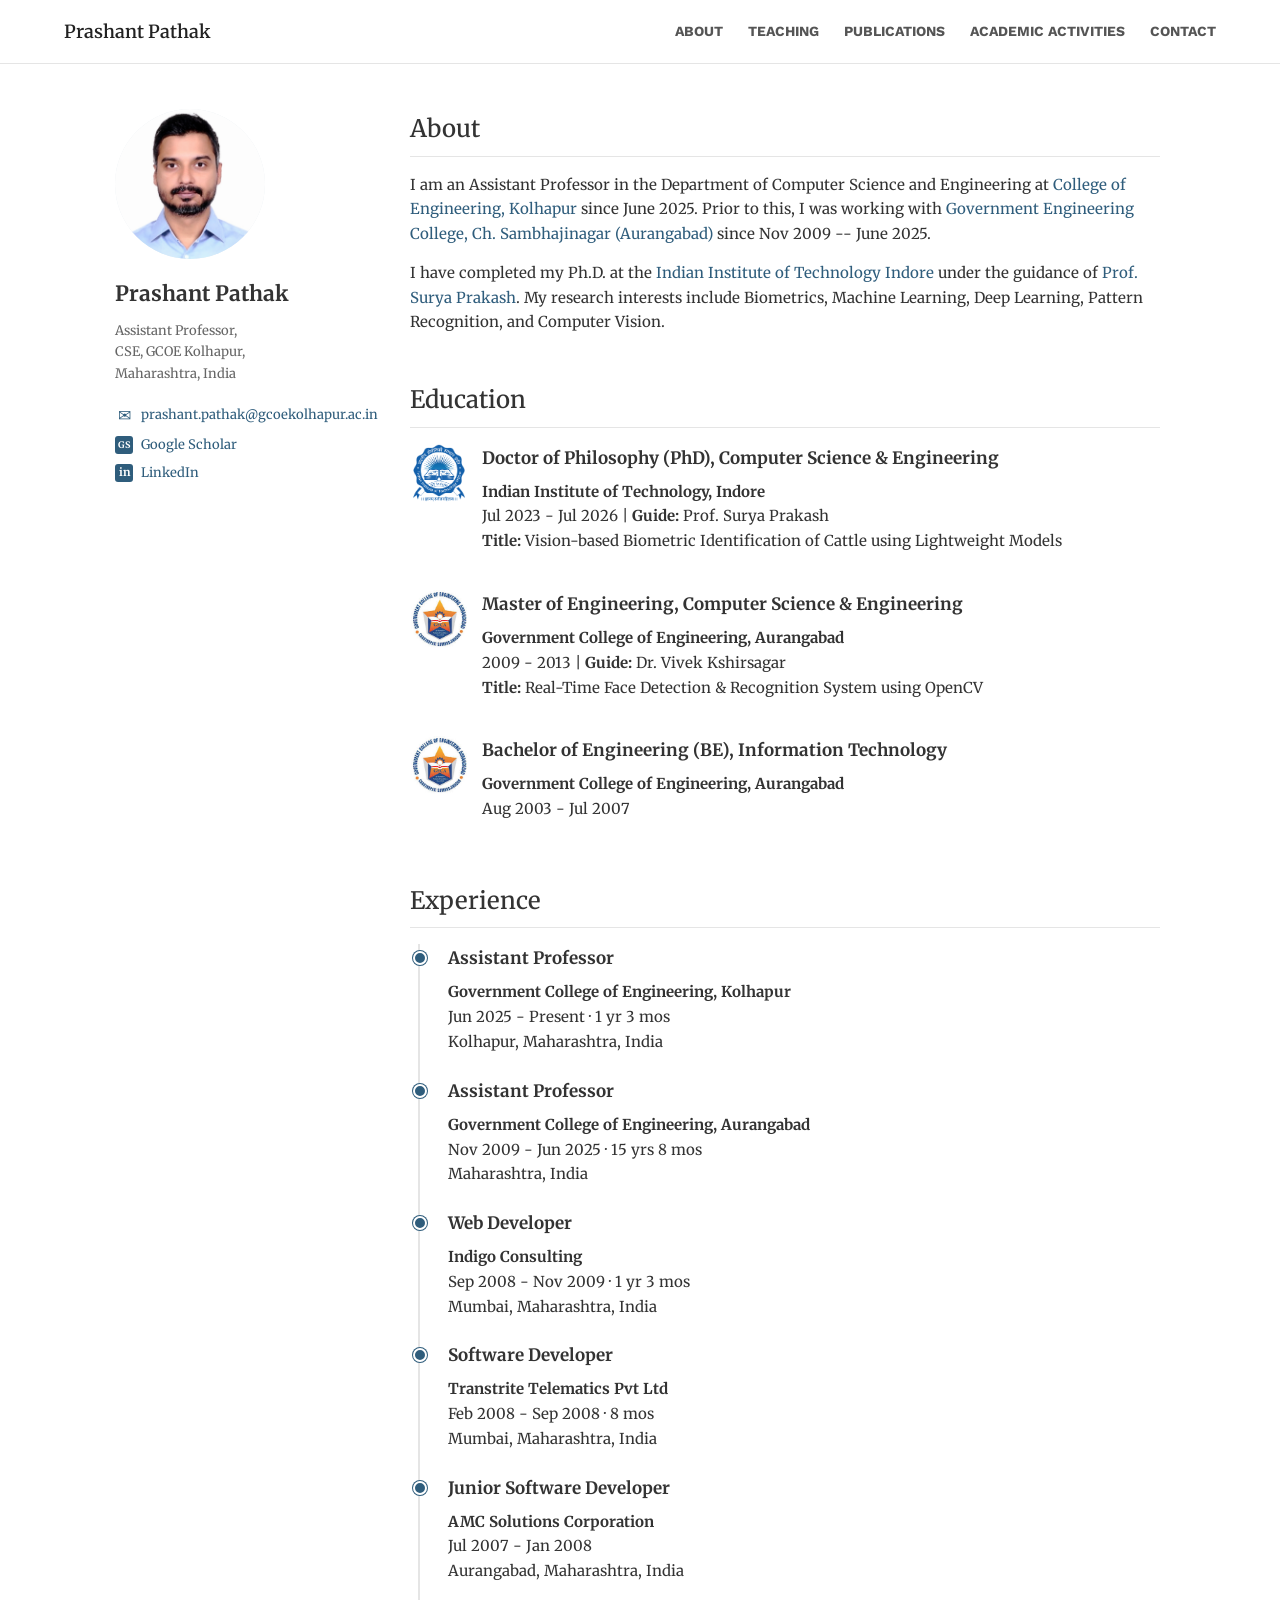
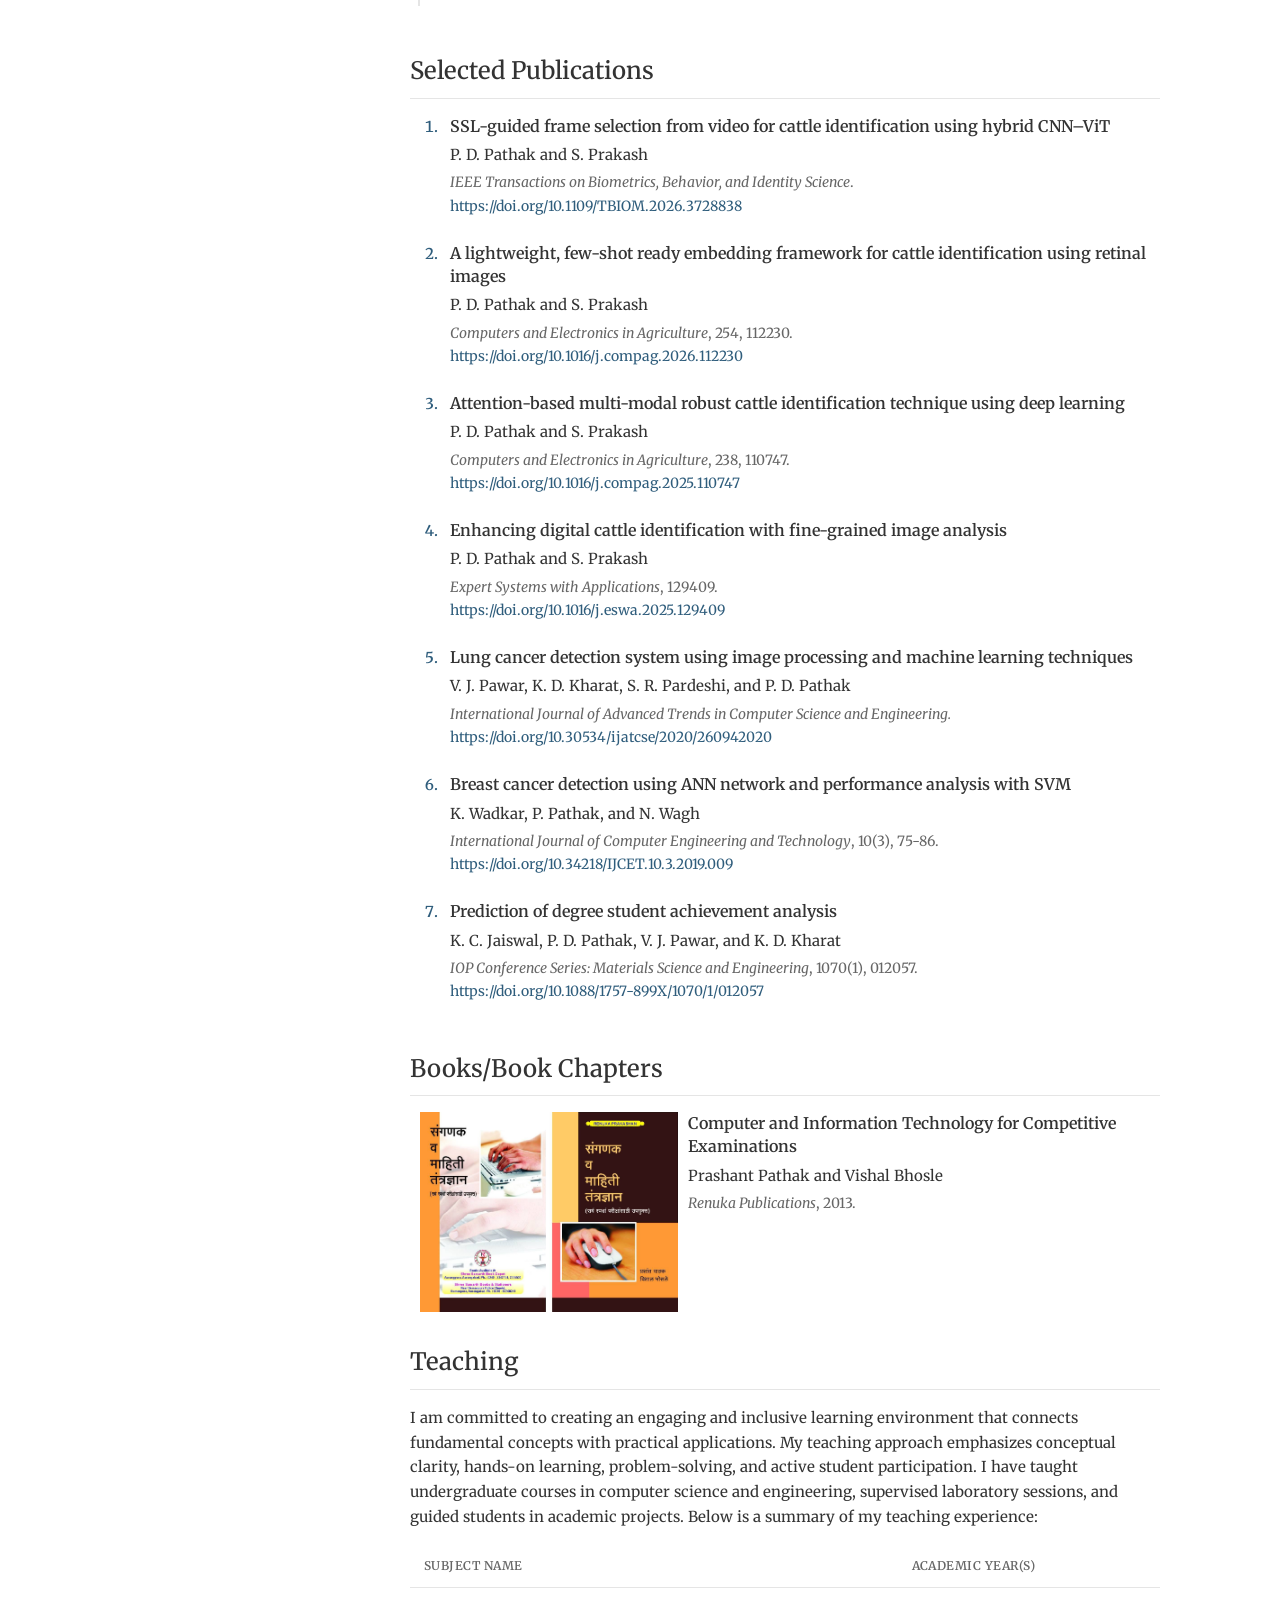
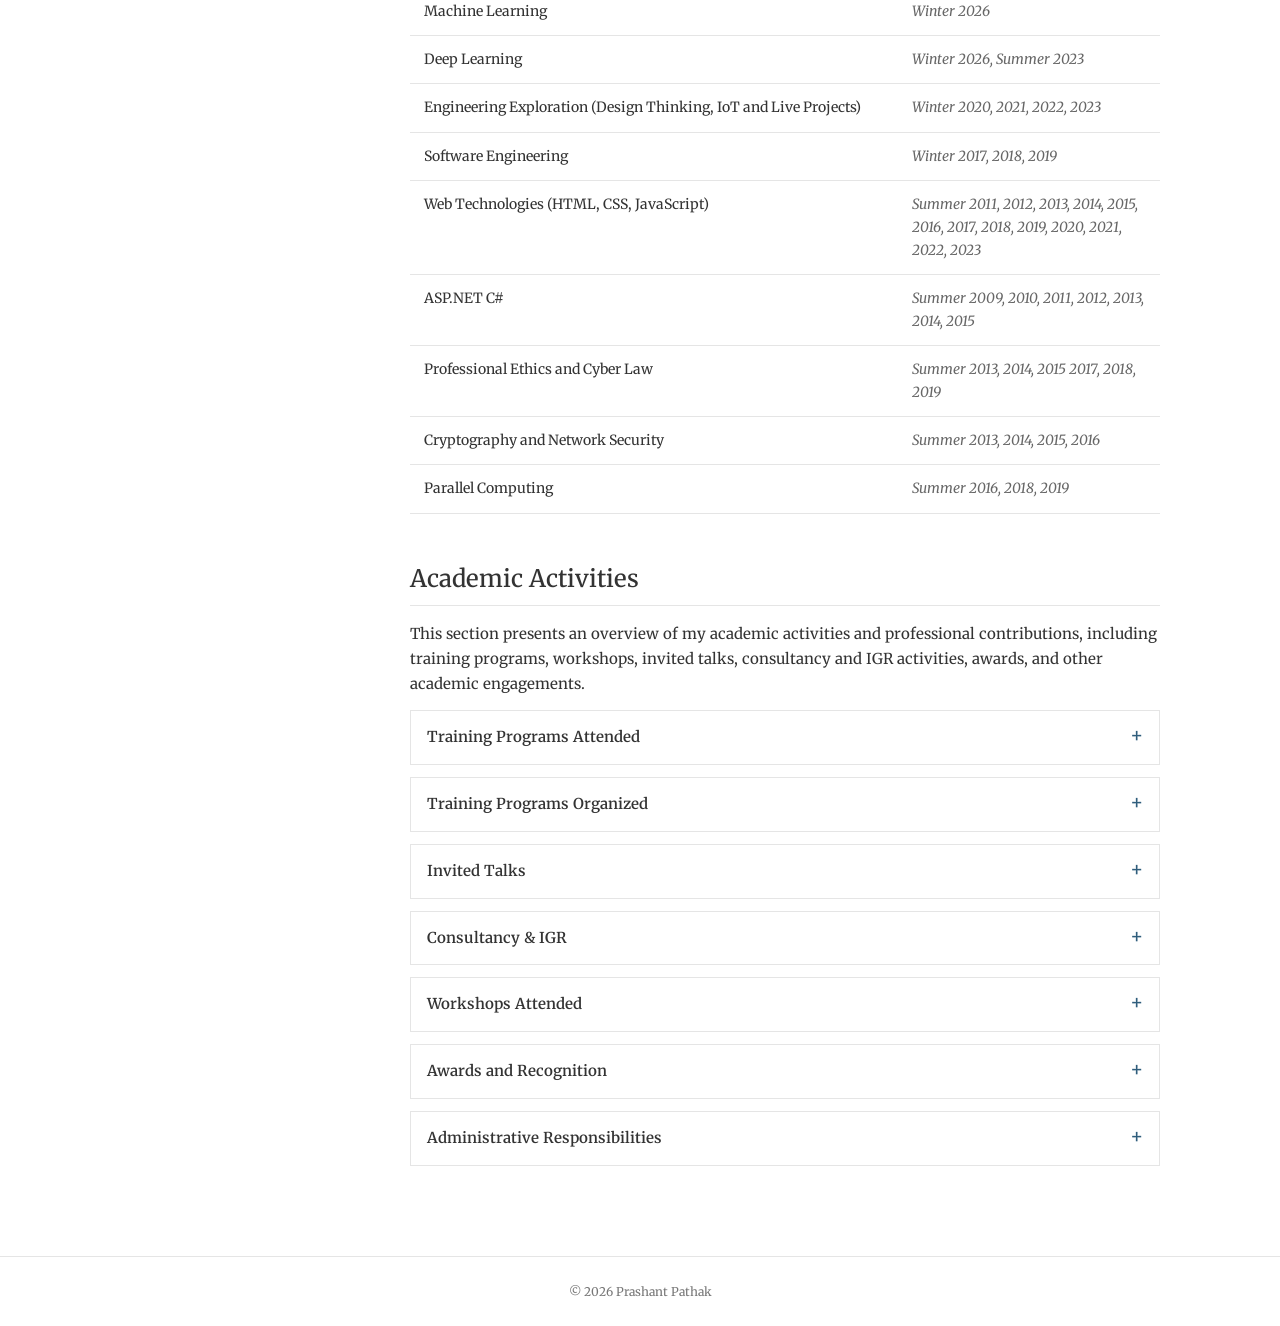
<file: index.html>
<!DOCTYPE html>
<html lang="en">

<head>
  <meta charset="UTF-8">
  <meta name="viewport" content="width=device-width, initial-scale=1.0">
  <meta name="keywords"
    content="Prashant Pathak, Assistant Professor, Computer Science and Engineering, IIT Indore, Government College of Engineering Kolhapur, Government College of Engineering Aurangabad, Publications, Teaching, Research, Projects, About">
  <meta name="description" content="Academic website of Dr. Prashant Digambar Pathak">
  <title>About | Prashant Pathak</title>
  <link rel="stylesheet" href="style.css">
  <script src="include.js" defer></script>
  <link rel="preconnect" href="https://fonts.googleapis.com">
  <link rel="preconnect" href="https://fonts.gstatic.com" crossorigin>
  <link
    href="https://fonts.googleapis.com/css2?family=Merriweather:ital,opsz,wght@0,18..144,300..900;1,18..144,300..900&family=Work+Sans:ital,wght@0,100..900;1,100..900&display=swap"
    rel="stylesheet">
</head>

<body>
  <div data-include="header"></div>

  <div class="page">
    <div data-include="sidebar"></div>

    <main class="content">
      <section id="about">
        <h2>About</h2>
        <p>I am an Assistant Professor in the Department of Computer Science and Engineering at <a
            href="https://gcoekolhapur.ac.in" target="_blank">College of Engineering, Kolhapur</a> since June 2025.
          Prior to this, I was working with <a href="https://geca.ac.in" target="_blank">Government Engineering College,
            Ch. Sambhajinagar (Aurangabad)</a> since Nov 2009 -- June 2025.</p>
        <p>I have completed my Ph.D. at the <a href="https://iiti.ac.in" target="_blank">Indian Institute of Technology
            Indore</a> under the guidance of <a href="https://people.iiti.ac.in/~surya/" target="_blank">Prof. Surya
            Prakash</a>. My research interests include Biometrics, Machine Learning, Deep Learning, Pattern Recognition,
          and Computer Vision.</p>
      </section>

      <section id="education">
        <h2>Education</h2>
        <div class="education-item">
          <img class="education-logo" src="iiti.png" alt="Indian Institute of Technology Indore logo">
          <div>
            <h3>Doctor of Philosophy (PhD), Computer Science &amp; Engineering</h3>
            <p><strong>Indian Institute of Technology, Indore</strong><br>Jul 2023 - Jul 2026 | <strong>Guide:</strong>
              Prof. Surya Prakash <br><strong>Title:</strong> Vision-based Biometric Identification of Cattle using
              Lightweight Models</p>
          </div>
        </div>

        <div class="education-item">
          <img class="education-logo" src="geca.jfif" alt="Government College of Engineering Aurangabad logo">
          <div>
            <h3>Master of Engineering, Computer Science &amp; Engineering</h3>
            <p><strong>Government College of Engineering, Aurangabad</strong><br>2009 - 2013 | <strong>Guide:</strong>
              Dr. Vivek Kshirsagar<br><strong>Title:</strong> Real-Time Face Detection & Recognition System using OpenCV</p>
          </div>
        </div>

        <div class="education-item">
          <img class="education-logo" src="geca.jfif" alt="Government College of Engineering Aurangabad logo">
          <div>
            <h3>Bachelor of Engineering (BE), Information Technology</h3>
            <p><strong>Government College of Engineering, Aurangabad</strong><br>Aug 2003 - Jul 2007</p>
          </div>
        </div>
      </section>

      <section>
        <h2>Experience</h2>
        <div class="experience-list">
          <div class="experience-item">
            <h3>Assistant Professor</h3>
            <p><strong>Government College of Engineering, Kolhapur</strong><br>Jun 2025 - Present · 1 yr 3
              mos<br>Kolhapur, Maharashtra, India</p>
          </div>
          <div class="experience-item">
            <h3>Assistant Professor</h3>
            <p><strong>Government College of Engineering, Aurangabad</strong><br>Nov 2009 - Jun 2025 · 15 yrs 8
              mos<br>Maharashtra, India</p>
          </div>
          <div class="experience-item">
            <h3>Web Developer</h3>
            <p><strong>Indigo Consulting</strong><br>Sep 2008 - Nov 2009 · 1 yr 3 mos<br>Mumbai, Maharashtra, India</p>
          </div>
          <div class="experience-item">
            <h3>Software Developer</h3>
            <p><strong>Transtrite Telematics Pvt Ltd</strong><br>Feb 2008 - Sep 2008 · 8 mos<br>Mumbai, Maharashtra,
              India</p>
          </div>
          <div class="experience-item">
            <h3>Junior Software Developer</h3>
            <p><strong>AMC Solutions Corporation</strong><br>Jul 2007 - Jan 2008<br>Aurangabad, Maharashtra, India</p>
          </div>
        </div>
      </section>

      <section id="publications">
        <h2>Selected Publications</h2>
        <ol class="publications">

          <li>
            <h3>SSL-guided frame selection from video for cattle identification using hybrid CNN–ViT</h3>
            <p class="publication-authors">P. D. Pathak and S. Prakash</p>
            <p class="publication-venue"><em>IEEE Transactions on Biometrics, Behavior, and Identity Science</em>. <br><a
                href="https://doi.org/10.1109/TBIOM.2026.3728838"
                target="_blank">https://doi.org/10.1109/TBIOM.2026.3728838</a></p>
          </li>

          <li>
            <h3>A lightweight, few-shot ready embedding framework for cattle identification using retinal images</h3>
            <p class="publication-authors">P. D. Pathak and S. Prakash</p>
            <p class="publication-venue"><em>Computers and Electronics in Agriculture</em>, 254, 112230. <br><a
                href="https://doi.org/10.1016/j.compag.2026.112230"
                target="_blank">https://doi.org/10.1016/j.compag.2026.112230</a></p>
          </li>

          <li>
            
            <h3>Attention-based multi-modal robust cattle identification technique using deep learning</h3>
            <p class="publication-authors">P. D. Pathak and S. Prakash</p>
            <p class="publication-venue"><em>Computers and Electronics in Agriculture</em>, 238, 110747. <br><a
                href="https://doi.org/10.1016/j.compag.2025.110747"
                target="_blank">https://doi.org/10.1016/j.compag.2025.110747</a></p>
          </li>

          <li>
            <h3>Enhancing digital cattle identification with fine-grained image analysis</h3>
            <p class="publication-authors">P. D. Pathak and S. Prakash</p>
            <p class="publication-venue"><em>Expert Systems with Applications</em>, 129409. <br><a
                href="https://doi.org/10.1016/j.eswa.2025.129409"
                target="_blank">https://doi.org/10.1016/j.eswa.2025.129409</a></p>
          </li>

          <li>
            <h3>Lung cancer detection system using image processing and machine learning techniques</h3>
            <p class="publication-authors">V. J. Pawar, K. D. Kharat, S. R. Pardeshi, and P. D. Pathak</p>
            <p class="publication-venue"><em>International Journal of Advanced Trends in Computer Science and
                Engineering.</em> <br><a href="https://doi.org/10.30534/ijatcse/2020/260942020"
                target="_blank">https://doi.org/10.30534/ijatcse/2020/260942020</a></p>
          </li>
          
          <li>
            <h3>Breast cancer detection using ANN network and performance analysis with SVM</h3>
            <p class="publication-authors">K. Wadkar, P. Pathak, and N. Wagh</p>
            <p class="publication-venue"><em>International Journal of Computer Engineering and Technology</em>, 10(3),
              75-86. <br><a href="https://doi.org/10.34218/IJCET.10.3.2019.009"
                target="_blank">https://doi.org/10.34218/IJCET.10.3.2019.009</a></p>
          </li>

          
          <li>
            <h3>Prediction of degree student achievement analysis</h3>
            <p class="publication-authors">K. C. Jaiswal, P. D. Pathak, V. J. Pawar, and K. D. Kharat</p>
            <p class="publication-venue"><em>IOP Conference Series: Materials Science and Engineering</em>, 1070(1),
              012057. <br><a href="https://doi.org/10.1088/1757-899X/1070/1/012057"
                target="_blank">https://doi.org/10.1088/1757-899X/1070/1/012057</a></p>
          </li>
        </ol>
      </section>
      <section id="Books/Book Chapters">
        <h2>Books/Book Chapters</h2>
        <ul class="publications">
          <li style="list-style-type: none;margin-left: -30px;">
            <img src="book.jpg" style="float: left;height: 200px; margin-right: 10px;" />
            <h3>Computer and Information Technology for Competitive Examinations</h3>
            <p class="publication-authors">Prashant Pathak and Vishal Bhosle</p>
            <p class="publication-venue"><em>Renuka Publications</em>, 2013.</p>
          </li>
        </ul>
      </section>
      <div style="clear: both; margin-bottom:30px;"></div>
      
      <section>
        <h2>Teaching</h2>
        <p>I am committed to creating an engaging and inclusive learning environment that connects fundamental concepts
          with practical applications. My teaching approach emphasizes conceptual clarity, hands-on learning,
          problem-solving, and active student participation. I have taught undergraduate courses in computer science and
          engineering, supervised laboratory sessions, and guided students in academic projects. Below is a summary of
          my teaching experience:</p>
        <table class="teaching-table">
          <thead>
            <tr>
              <th scope="col">Subject Name</th>
              <th scope="col">Academic Year(s)</th>
            </tr>
          </thead>
          <tbody>
            <tr>
              <td>Machine Learning</td>
              <td><span class="teaching-placeholder">Winter 2026</span></td>
            </tr>
            <tr>
              <td>Deep Learning</td>
              <td><span class="teaching-placeholder">Winter 2026, Summer 2023</span></td>
            </tr>
            <tr>
              <td>Engineering Exploration (Design Thinking, IoT and Live Projects)</td>
              <td><span class="teaching-placeholder">Winter 2020, 2021, 2022, 2023</span></td>
            </tr>
            <tr>
              <td>Software Engineering</td>
              <td><span class="teaching-placeholder">Winter 2017, 2018, 2019</span></td>
            </tr>
            <tr>
              <td>Web Technologies (HTML, CSS, JavaScript)</td>
              <td><span class="teaching-placeholder">Summer 2011, 2012, 2013, 2014, 2015, 2016, 2017, 2018,
                  2019, 2020, 2021, 2022, 2023</span></td>
            </tr>
            <tr>
              <td>ASP.NET C#</td>
              <td><span class="teaching-placeholder">Summer 2009, 2010, 2011, 2012, 2013, 2014, 2015</span></td>
            </tr>
            <tr>
              <td>Professional Ethics and Cyber Law</td>
              <td><span class="teaching-placeholder">Summer 2013, 2014, 2015 2017, 2018, 2019</span></td>
            </tr>
            <tr>
              <td>Cryptography and Network Security</td>
              <td><span class="teaching-placeholder">Summer 2013, 2014, 2015, 2016</span></td>
            </tr>

            <tr>
              <td>Parallel Computing</td>
              <td><span class="teaching-placeholder">Summer 2016, 2018, 2019</span></td>
            </tr>
          </tbody>
        </table>
      </section>

      <section id="academic-activities">
        <h2>Academic Activities</h2>
        <p>This section presents an overview of my academic activities and professional contributions, including
          training programs, workshops, invited talks, consultancy and IGR activities, awards, and other academic
          engagements.</p>

        <details class="activity-panel">
          <summary>Training Programs Attended</summary>
          <ul>

            <li><strong>Android Programming</strong> — CNC Web World, Pune | 12–26 September 2012 | 2 Weeks</li>



            <li><strong>Technology-Driven Innovation &amp; Entrepreneurship</strong> — IIT Bombay, Aurangabad | 8–12
              February 2017 | 1 Week</li>

            <li><strong>Optimization in Machine Learning</strong> — GECA, Aurangabad | 27 February–3 March 2017 | 1 Week
            </li>

            <li><strong>Cloud Computing Through ICT</strong> — NITTTR Chandigarh, Aurangabad | 23–27 October 2017 | 1
              Week</li>

            <li><strong>Python Programming for Image Processing</strong> — GECA, Aurangabad | 19–23 September 2018 | 1
              Week</li>

            <li><strong>Training the Trainers for the Course: Engineering Exploration</strong> — GECA, Aurangabad | 3–7
              August 2018 | 1 Week</li>



            <li><strong>Remote Sensing &amp; Geographic Information System</strong> — GECA, Aurangabad | 29 January–2
              February 2020 | 1 Week</li>

            <li><strong>Reliable Google Cloud Infrastructure: Design and Process</strong> — Coursera, Online | 20
              February–5 March 2020 | 2 Weeks</li>

            <li><strong>Digital Transformation in Teaching-Learning Process</strong> — IIT Bombay, Online | 6–22 April
              2020 | 2 Weeks</li>

            <li><strong>Web Application Security Testing with OWASP ZAP</strong> — Coursera, Online | 20–24 April 2020 |
              1 Week</li>

            <li><strong>User Experience Design – Creating User Profiles</strong> — Coursera, Online | 23–28 April 2020 |
              1 Week</li>



            <li><strong>Behavioural Practices for Maximum Personal Productivity</strong> — Government Polytechnic
              Nagpur, Online | 21–26 September 2020 | 1 Week</li>



            <li><strong>Industrial Training Program on IIoT</strong> — NSIC Hyderabad, Online | 16–30 March 2021 | 2
              Weeks</li>

            <li><strong>Next-Generation Software Tools &amp; Trends for Industrial Solutions</strong> — GECA, Online |
              13–17 June 2020 | 1 Week</li>

            <li><strong>Product Development &amp; Industrial Research 2020</strong> — GECA, Online | 6–10 July 2020 | 1
              Week</li>

            <li><strong>Industry-Oriented FDP on Artificial Intelligence</strong> — ATAL and MSME Meerut, Online | 6–11
              June 2021 | 1 Week</li>

            <li><strong>Product Development &amp; Analysis</strong> — GECA, Online | 21–25 February 2022 | 1 Week
            </li>

            <li><strong>NITTT - Orientation Towards Technical Education and Curriculum Aspects</strong> — NPTEL Online |
              1 Week
            </li>
            <li><strong>NITTT - Professional Ethics and Sustainability</strong> — NPTEL Online | 1 Week
            </li>
            <li><strong>NITTT - Communication Skills, Modes and Knowledge Dissemination</strong> — NPTEL Online | 1 Week
            </li>
            <li><strong>NITTT - Instructional Planning and Delivery</strong> — NPTEL Online | 1 Week
            </li>
            <li><strong>NITTT - Technology Enabled Learning and Life-Long Self Learning</strong> — NPTEL Online | 1 Week
            </li>
            <li><strong>NITTT - Student Assessment and Evaluation</strong> — NPTEL Online | 1 Week
            </li>
            <li><strong>NITTT - Creative Problem Solving, Innovation and Meaningful R and D</strong> — NPTEL Online | 1
              Week
            </li>
            <li><strong>NITTT - Institutional Management and Administrative Procedures</strong> — NPTEL Online | 1 Week
            </li>

          </ul>
        </details>

        <details class="activity-panel">
          <summary>Training Programs Organized</summary>
          <ul>
            <li>Next Generation Software Tools & Trends for Industrial Solutions | 13 - 17 Jun 20 | 1 Week | GECA-Online
            </li>
          </ul>
        </details>

        <details class="activity-panel">
          <summary>Invited Talks</summary>
          <ul>
            <li>Organization: Reserve Bank of India | Topic: Computer Fundamentals | Date: 2026</li>
            <li>Organization: Mahindra CIE | Topic: Industry 4.0 | Date: 2021</li>
          </ul>
        </details>

        <details class="activity-panel">
          <summary>Consultancy &amp; IGR</summary>
          <ul>
            <li>Developed Android Application to manage construction progress for Commisioner Office, GCOE Ch.
              Sambhajinagar</li>
            <li>Developed Legal Tracking System for Municipal Commissioner Office, GCOE Ch. Sambhajinagar</li>
            <li>Third Party Testing services for various government projects, GCOE Ch. Sambhajinagar</li>
          </ul>
        </details>

        <details class="activity-panel">
          <summary>Workshops Attended</summary>
          <ul>
            <li><strong>Self Management &amp; Team Management for Success: Breaking the Barriers</strong> — GECA,
              Aurangabad | 18 September 2012 | 1 Day</li>

            <li><strong>Windows Communication Foundation 4.0</strong> — Seed Infotech, Pune | 28–30 June 2013 | 3 Days
            </li>

            <li><strong>Big Data Analytics – Foundation</strong> — SkillCert Consultancy, Aurangabad | 10–11 December
              2014 | 2 Days</li>

            <li><strong>NBA Preparation</strong> — ESCI India, Aurangabad | 20–21 December 2014 | 2 Days</li>

            <li><strong>Cyber Security &amp; Cyber Crimes</strong> — MIT Aurangabad, Aurangabad | 14–15 February 2015 |
              2 Days</li>

            <li><strong>Faculty Development Program</strong> — Tata Consultancy Services, Pune | 31 March 2016 | 1 Day
            </li>

            <li><strong>Skill-Based Hiring and Effective Use of LinkedIn</strong> — RMD Sinhagad College, Online | 16
              July 2020 | 1 Day</li>

            <li><strong>Procurement Through Government e-Marketplace</strong> — GECA, Online | 4 August 2020 | 1 Day
            </li>

            <li><strong>Data Science &amp; Application</strong> — Government College of Engineering, Karad, Online | 23
              May 2020 | 1 Day</li>

            <li><strong>Entrepreneurship &amp; Innovation</strong> — GECA, Aurangabad | 8–10 February 2019 | 3 Days</li>

            <li><strong>Marathwada Incubator Bootcamp – Collaborate</strong> — CMIA and MAGIC, Aurangabad | 23–24 March
              2019 | 2 Days</li>

            <li><strong>Regional Research Symposium on PBL</strong> — KLE Technological University, Hubli | 22–23
              November 2019 | 2 Days</li>

            <li><strong>Experience Design: Design Thinking for Educators in the New Normal</strong> — GECA, Online |
              24–26 August 2020 | 3 Days</li>

            <li><strong>Indian Patent Filing Procedure, Specification and Search</strong> — RGNIIPM Nagpur, Online | 10
              March 2021 | 1 Day</li>
            <li><strong>Application Programming Interface</strong> — ACM Hyderabad, Online | 8–22 April 2021 | 3 Days
            </li>
          </ul>
        </details>

        <details class="activity-panel">
          <summary>Awards and Recognition</summary>
          <ul>
            <li>Reviewer for Computers and Electronics in Agriculture Journal, Elsevier</li>
            <li>Reviewer for Computer Vision and Image Processing Conference</li>
            <li>Best Teaching Assistant Award 2025 | IIT Indore</li>
            <li>Scholarship for Quality Improvement Programme | IIT Indore | 2023-26</li>
          </ul>
        </details>

        <details class="activity-panel">
          <summary>Administrative Responsibilities</summary>
          <ul>
            <li>Library Coordinator | GEOE, Kolhapur | 2026-Present</li>
            <li>SIH SPOC | GEOE Kolhapur | 2026-Present</li>
            <li>Hostel Warden | GEOE, Ch. Sambhajinagar | 2020-2023</li>
            <li>Data Center Incharge | GEOE, Ch. Sambhajinagar | 2018-2023</li>
            <li>Website Management | GEOE, Ch. Sambhajinagar | 2015-2023</li>
            <li>Social Media Expert | General Assembly Election | 2019</li>
          </ul>
        </details>
      </section>
    </main>
  </div>

  <div data-include="footer"></div>
</body>

</html>
</file>
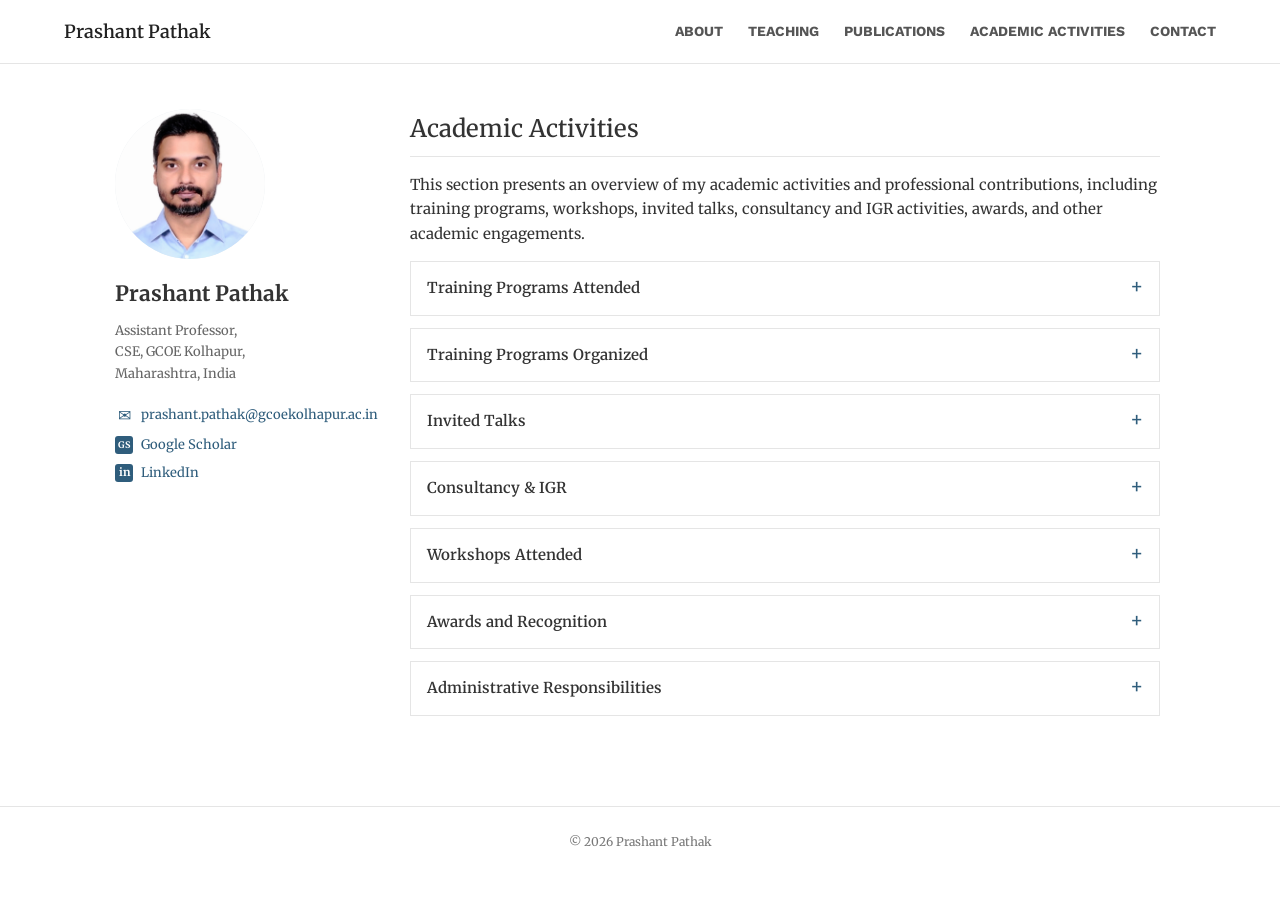
<file: academic-activities.html>
<!DOCTYPE html>
<html lang="en">

<head>
  <meta charset="UTF-8">
  <meta name="viewport" content="width=device-width, initial-scale=1.0">
  <meta name="description" content="Academic activities of Dr. Prashant Digambar Pathak">
  <title>Academic Activities | Prashant Pathak</title>
  <link rel="stylesheet" href="style.css">
  <script src="include.js" defer></script>
    <link rel="preconnect" href="https://fonts.googleapis.com">
  <link rel="preconnect" href="https://fonts.gstatic.com" crossorigin>
  <link href="https://fonts.googleapis.com/css2?family=Merriweather:ital,opsz,wght@0,18..144,300..900;1,18..144,300..900&family=Work+Sans:ital,wght@0,100..900;1,100..900&display=swap" rel="stylesheet">
</head>

<body>
  <div data-include="header"></div>
  <div class="page">
    <div data-include="sidebar"></div>
    <main class="content">
      <section id="academic-activities">
        <h2>Academic Activities</h2>
        <p>This section presents an overview of my academic activities and professional contributions, including
          training programs, workshops, invited talks, consultancy and IGR activities, awards, and other academic
          engagements.</p>

        <details class="activity-panel">
          <summary>Training Programs Attended</summary>
          <ul>

            <li><strong>Android Programming</strong> — CNC Web World, Pune | 12–26 September 2012 | 2 Weeks</li>



            <li><strong>Technology-Driven Innovation &amp; Entrepreneurship</strong> — IIT Bombay, Aurangabad | 8–12
              February 2017 | 1 Week</li>

            <li><strong>Optimization in Machine Learning</strong> — GECA, Aurangabad | 27 February–3 March 2017 | 1 Week
            </li>

            <li><strong>Cloud Computing Through ICT</strong> — NITTTR Chandigarh, Aurangabad | 23–27 October 2017 | 1
              Week</li>

            <li><strong>Python Programming for Image Processing</strong> — GECA, Aurangabad | 19–23 September 2018 | 1
              Week</li>

            <li><strong>Training the Trainers for the Course: Engineering Exploration</strong> — GECA, Aurangabad | 3–7
              August 2018 | 1 Week</li>



            <li><strong>Remote Sensing &amp; Geographic Information System</strong> — GECA, Aurangabad | 29 January–2
              February 2020 | 1 Week</li>

            <li><strong>Reliable Google Cloud Infrastructure: Design and Process</strong> — Coursera, Online | 20
              February–5 March 2020 | 2 Weeks</li>

            <li><strong>Digital Transformation in Teaching-Learning Process</strong> — IIT Bombay, Online | 6–22 April
              2020 | 2 Weeks</li>

            <li><strong>Web Application Security Testing with OWASP ZAP</strong> — Coursera, Online | 20–24 April 2020 |
              1 Week</li>

            <li><strong>User Experience Design – Creating User Profiles</strong> — Coursera, Online | 23–28 April 2020 |
              1 Week</li>



            <li><strong>Behavioural Practices for Maximum Personal Productivity</strong> — Government Polytechnic
              Nagpur, Online | 21–26 September 2020 | 1 Week</li>



            <li><strong>Industrial Training Program on IIoT</strong> — NSIC Hyderabad, Online | 16–30 March 2021 | 2
              Weeks</li>

            <li><strong>Next-Generation Software Tools &amp; Trends for Industrial Solutions</strong> — GECA, Online |
              13–17 June 2020 | 1 Week</li>

            <li><strong>Product Development &amp; Industrial Research 2020</strong> — GECA, Online | 6–10 July 2020 | 1
              Week</li>

            <li><strong>Industry-Oriented FDP on Artificial Intelligence</strong> — ATAL and MSME Meerut, Online | 6–11
              June 2021 | 1 Week</li>

            <li><strong>Product Development &amp; Analysis</strong> — GECA, Online | 21–25 February 2022 | 1 Week
            </li>

            <li><strong>NITTT - Orientation Towards Technical Education and Curriculum Aspects</strong> — NPTEL Online | 1 Week
            </li>
              <li><strong>NITTT - Professional Ethics and Sustainability</strong> — NPTEL Online | 1 Week
            </li>
              <li><strong>NITTT - Communication Skills, Modes and Knowledge Dissemination</strong> — NPTEL Online | 1 Week
            </li>
              <li><strong>NITTT - Instructional Planning and Delivery</strong> — NPTEL Online | 1 Week
            </li>
              <li><strong>NITTT - Technology Enabled Learning and Life-Long Self Learning</strong> — NPTEL Online | 1 Week
            </li>
              <li><strong>NITTT - Student Assessment and Evaluation</strong> — NPTEL Online | 1 Week
            </li>
              <li><strong>NITTT - Creative Problem Solving, Innovation and Meaningful R and D</strong> — NPTEL Online | 1 Week
            </li>
              <li><strong>NITTT - Institutional Management and Administrative Procedures</strong> — NPTEL Online | 1 Week
            </li>

          </ul>
        </details>

        <details class="activity-panel">
          <summary>Training Programs Organized</summary>
          <ul>
            <li>Next Generation Software Tools & Trends for Industrial Solutions | 13 - 17 Jun 20 | 1 Week | GECA-Online
            </li>
          </ul>
        </details>

        <details class="activity-panel">
          <summary>Invited Talks</summary>
          <ul>
            <li>Organization: Reserve Bank of India | Topic: Computer Fundamentals | Date: 2026</li>
            <li>Organization: Mahindra CIE | Topic: Industry 4.0 | Date: 2021</li>
          </ul>
        </details>



        <details class="activity-panel">
          <summary>Consultancy &amp; IGR</summary>
          <ul>
            <li>Developed Android Application to manage construction progress for Commisioner Office, GCOE Ch.
              Sambhajinagar</li>
            <li>Developed Legal Tracking System for Municipal Commissioner Office, GCOE Ch. Sambhajinagar</li>
            <li>Third Party Testing services for various government projects, GCOE Ch. Sambhajinagar</li>
          </ul>
        </details>

        <details class="activity-panel">
          <summary>Workshops Attended</summary>
          <ul>
            <li><strong>Self Management &amp; Team Management for Success: Breaking the Barriers</strong> — GECA,
              Aurangabad | 18 September 2012 | 1 Day</li>

            <li><strong>Windows Communication Foundation 4.0</strong> — Seed Infotech, Pune | 28–30 June 2013 | 3 Days
            </li>

            <li><strong>Big Data Analytics – Foundation</strong> — SkillCert Consultancy, Aurangabad | 10–11 December
              2014 | 2 Days</li>

            <li><strong>NBA Preparation</strong> — ESCI India, Aurangabad | 20–21 December 2014 | 2 Days</li>

            <li><strong>Cyber Security &amp; Cyber Crimes</strong> — MIT Aurangabad, Aurangabad | 14–15 February 2015 |
              2 Days</li>

            <li><strong>Faculty Development Program</strong> — Tata Consultancy Services, Pune | 31 March 2016 | 1 Day
            </li>

            <li><strong>Skill-Based Hiring and Effective Use of LinkedIn</strong> — RMD Sinhagad College, Online | 16
              July 2020 | 1 Day</li>

            <li><strong>Procurement Through Government e-Marketplace</strong> — GECA, Online | 4 August 2020 | 1 Day
            </li>



            <li><strong>Data Science &amp; Application</strong> — Government College of Engineering, Karad, Online | 23
              May 2020 | 1 Day</li>

            <li><strong>Entrepreneurship &amp; Innovation</strong> — GECA, Aurangabad | 8–10 February 2019 | 3 Days</li>

            <li><strong>Marathwada Incubator Bootcamp – Collaborate</strong> — CMIA and MAGIC, Aurangabad | 23–24 March
              2019 | 2 Days</li>

            <li><strong>Regional Research Symposium on PBL</strong> — KLE Technological University, Hubli | 22–23
              November 2019 | 2 Days</li>

            <li><strong>Experience Design: Design Thinking for Educators in the New Normal</strong> — GECA, Online |
              24–26 August 2020 | 3 Days</li>

            <li><strong>Indian Patent Filing Procedure, Specification and Search</strong> — RGNIIPM Nagpur, Online | 10
              March 2021 | 1 Day</li>
            <li><strong>Application Programming Interface</strong> — ACM Hyderabad, Online | 8–22 April 2021 | 3 Days
            </li>
          </ul>
        </details>

        <details class="activity-panel">
          <summary>Awards and Recognition</summary>
          <ul>
            <li>Reviewer for Computers and Electronics in Agriculture Journal, Elsevier</li>
            <li>Reviewer for Computer Vision and Image Processing Conference</li>
            <li>Best Teaching Assistant Award 2025 | IIT Indore</li>
            <li>Scholarship for Quality Improvement Programme | IIT Indore | 2023-26</li>
          </ul>
        </details>

        <details class="activity-panel">
          <summary>Administrative Responsibilities</summary>
          <ul>
            <li>Library Coordinator | GEOE, Kolhapur | 2026-Present</li>
            <li>SIH SPOC | GEOE Kolhapur | 2026-Present</li>
            <li>Website Management | GEOE, Ch. Sambhajinagar | 2015-2023</li>
            <li>Data Center Incharge | GEOE, Ch. Sambhajinagar | 2018-2023</li>
            <li>Social Media Expert | General Election | 2019</li>
            <li>Hostel Warden | GEOE, Ch. Sambhajinagar | 2020-2023</li>
            <li>Library Coordinator | GEOE, Kolhapur | 2026-Present</li>
            <li>SIH Coordinator | GEOE, Ch. Sambhajinagar | 2017-18</li>
          </ul>
        </details>
      </section>
    </main>
  </div>
  <div data-include="footer"></div>
</body>

</html>
</file>
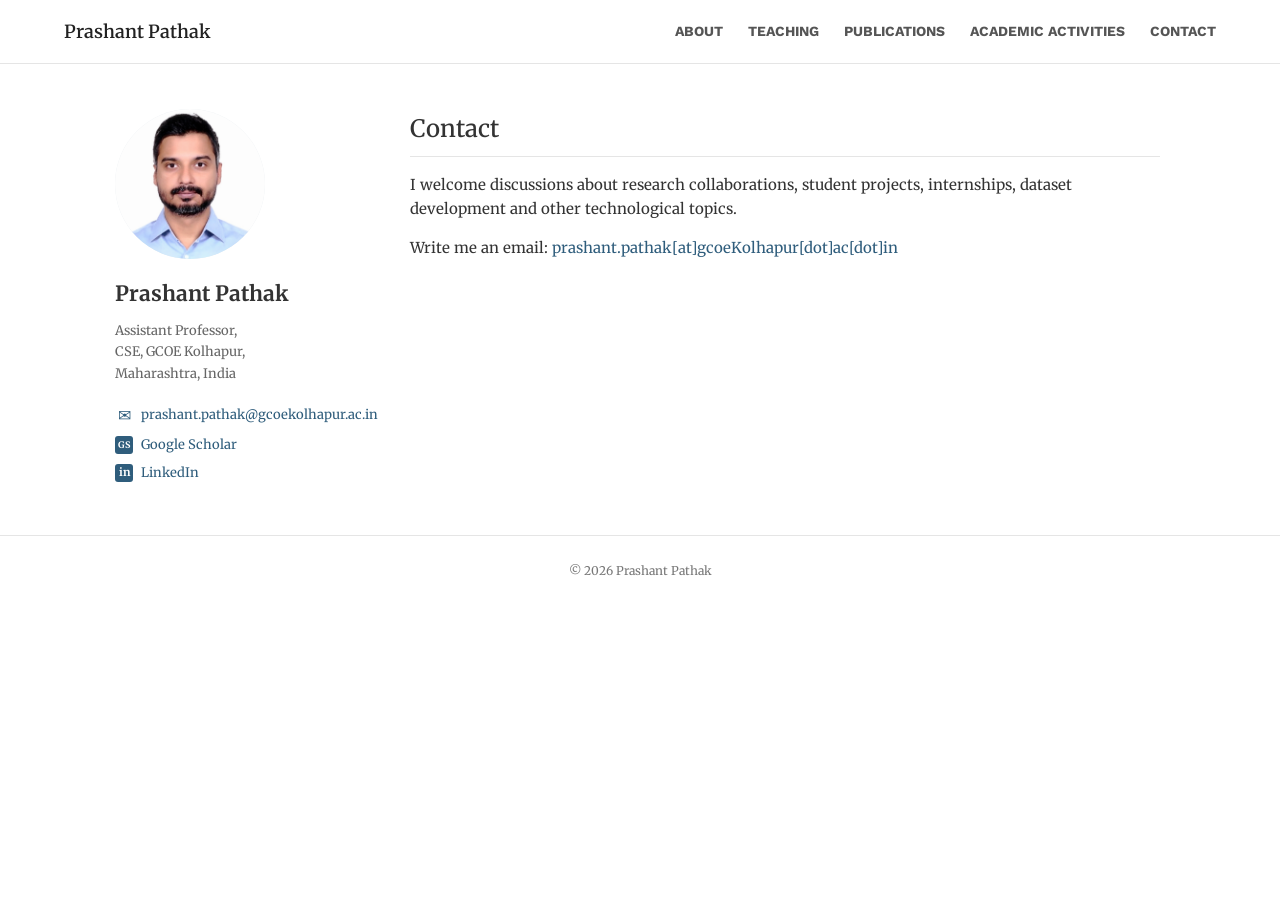
<file: contact.html>
<!DOCTYPE html>
<html lang="en">
<head>
  <meta charset="UTF-8">
  <meta name="viewport" content="width=device-width, initial-scale=1.0">
  <meta name="description" content="Contact Dr. Prashant Digambar Pathak">
  <title>Contact | Prashant Pathak</title>
  <link rel="stylesheet" href="style.css">
  <script src="include.js" defer></script>
    <link rel="preconnect" href="https://fonts.googleapis.com">
  <link rel="preconnect" href="https://fonts.gstatic.com" crossorigin>
  <link href="https://fonts.googleapis.com/css2?family=Merriweather:ital,opsz,wght@0,18..144,300..900;1,18..144,300..900&family=Work+Sans:ital,wght@0,100..900;1,100..900&display=swap" rel="stylesheet">
</head>
<body>
  <div data-include="header"></div>
  <div class="page">
    <div data-include="sidebar"></div>
    <main class="content">
      <section>
        <h2>Contact</h2>
        <p>I welcome discussions about research collaborations, student projects, internships, dataset development and other technological topics.</p>
        <p>Write me an email: <a href="mailto:prashant.pathak@gcoekolhapur.ac.in">prashant.pathak[at]gcoeKolhapur[dot]ac[dot]in</a></p>
      </section>
      
    </main>
  </div>
  <div data-include="footer"></div>
</body>
</html>
</file>
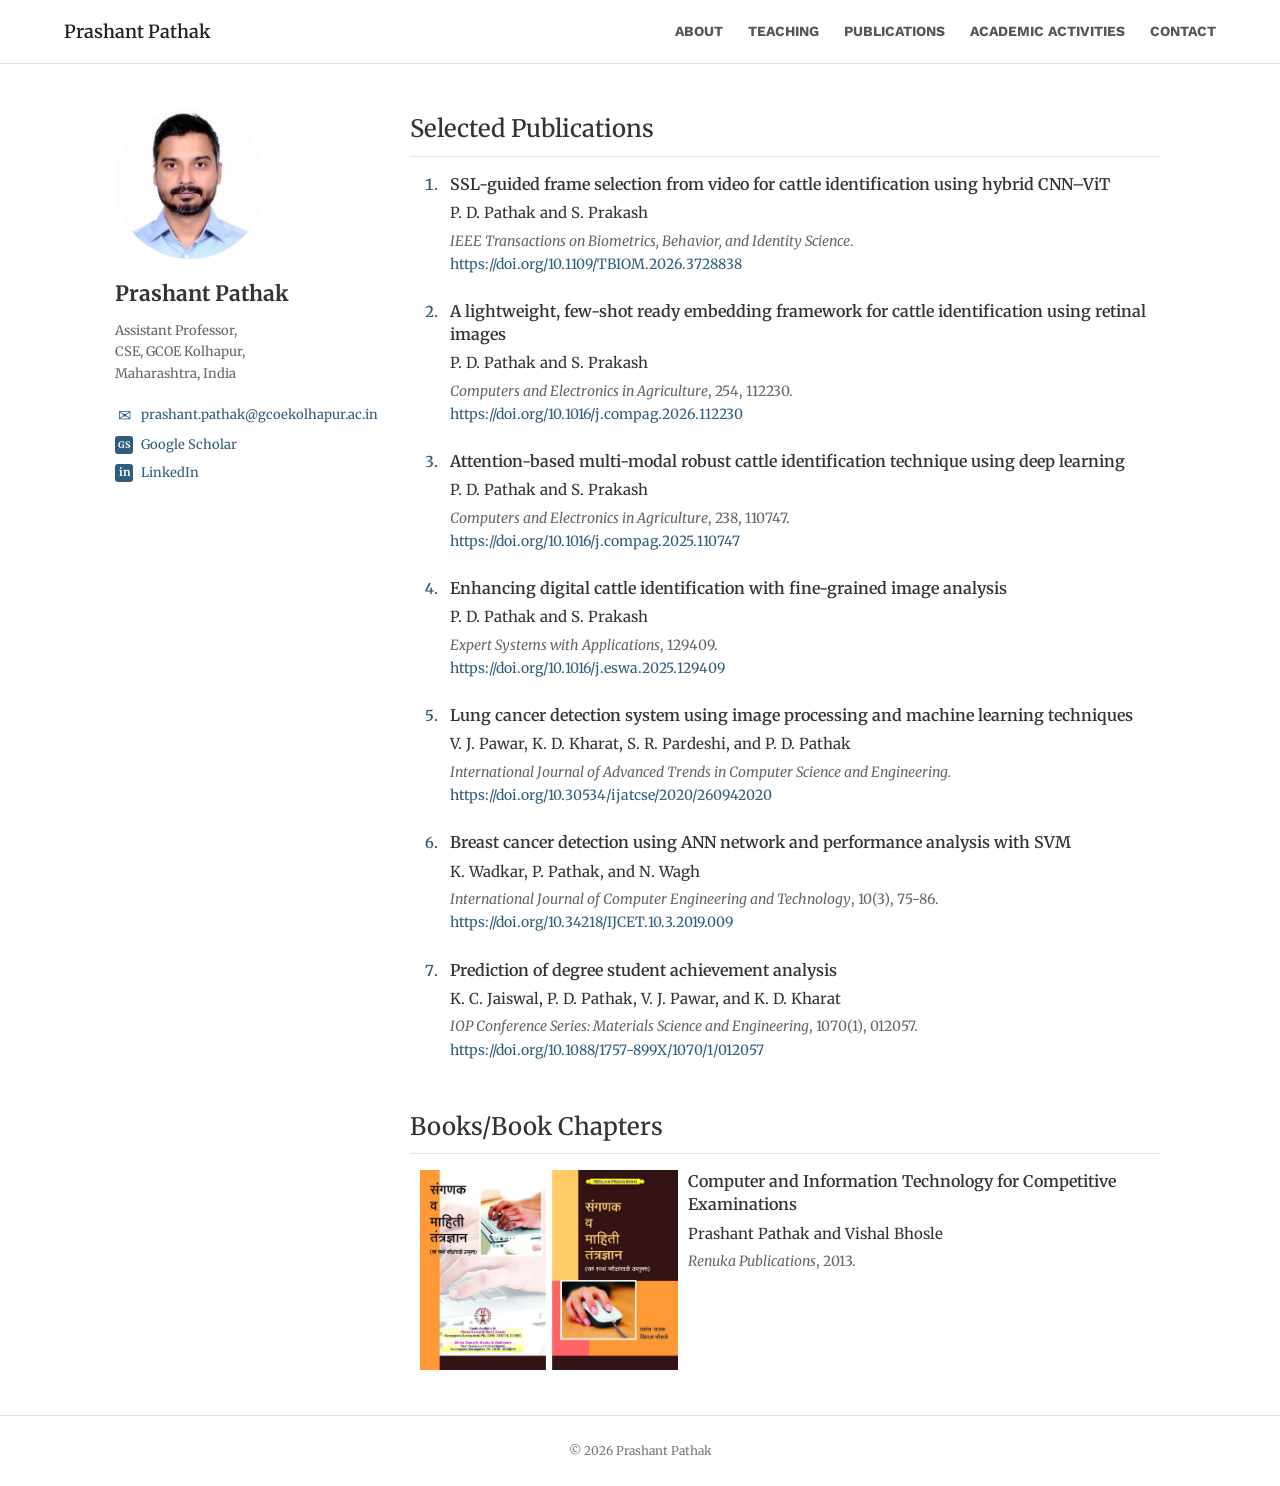
<file: publications.html>
<!DOCTYPE html>
<html lang="en">
<head>
  <meta charset="UTF-8">
  <meta name="viewport" content="width=device-width, initial-scale=1.0">
  <meta name="description" content="Selected publications by Dr. Prashant Digambar Pathak">
  <title>Publications | Prashant Pathak</title>
  <link rel="stylesheet" href="style.css">
  <script src="include.js" defer></script>
    <link rel="preconnect" href="https://fonts.googleapis.com">
  <link rel="preconnect" href="https://fonts.gstatic.com" crossorigin>
  <link href="https://fonts.googleapis.com/css2?family=Merriweather:ital,opsz,wght@0,18..144,300..900;1,18..144,300..900&family=Work+Sans:ital,wght@0,100..900;1,100..900&display=swap" rel="stylesheet">
</head>
<body>
  <div data-include="header"></div>
  <div class="page">
    <div data-include="sidebar"></div>
    <main class="content">
      <section id="publications">
        <h2>Selected Publications</h2>
      <ol class="publications">

          <li>
            <h3>SSL-guided frame selection from video for cattle identification using hybrid CNN–ViT</h3>
            <p class="publication-authors">P. D. Pathak and S. Prakash</p>
            <p class="publication-venue"><em>IEEE Transactions on Biometrics, Behavior, and Identity Science</em>. <br><a
                href="https://doi.org/10.1109/TBIOM.2026.3728838"
                target="_blank">https://doi.org/10.1109/TBIOM.2026.3728838</a></p>
          </li>

          <li>
            <h3>A lightweight, few-shot ready embedding framework for cattle identification using retinal images</h3>
            <p class="publication-authors">P. D. Pathak and S. Prakash</p>
            <p class="publication-venue"><em>Computers and Electronics in Agriculture</em>, 254, 112230. <br><a
                href="https://doi.org/10.1016/j.compag.2026.112230"
                target="_blank">https://doi.org/10.1016/j.compag.2026.112230</a></p>
          </li>

          <li>
            
            <h3>Attention-based multi-modal robust cattle identification technique using deep learning</h3>
            <p class="publication-authors">P. D. Pathak and S. Prakash</p>
            <p class="publication-venue"><em>Computers and Electronics in Agriculture</em>, 238, 110747. <br><a
                href="https://doi.org/10.1016/j.compag.2025.110747"
                target="_blank">https://doi.org/10.1016/j.compag.2025.110747</a></p>
          </li>

          <li>
            <h3>Enhancing digital cattle identification with fine-grained image analysis</h3>
            <p class="publication-authors">P. D. Pathak and S. Prakash</p>
            <p class="publication-venue"><em>Expert Systems with Applications</em>, 129409. <br><a
                href="https://doi.org/10.1016/j.eswa.2025.129409"
                target="_blank">https://doi.org/10.1016/j.eswa.2025.129409</a></p>
          </li>

          <li>
            <h3>Lung cancer detection system using image processing and machine learning techniques</h3>
            <p class="publication-authors">V. J. Pawar, K. D. Kharat, S. R. Pardeshi, and P. D. Pathak</p>
            <p class="publication-venue"><em>International Journal of Advanced Trends in Computer Science and
                Engineering.</em> <br><a href="https://doi.org/10.30534/ijatcse/2020/260942020"
                target="_blank">https://doi.org/10.30534/ijatcse/2020/260942020</a></p>
          </li>
          
          <li>
            <h3>Breast cancer detection using ANN network and performance analysis with SVM</h3>
            <p class="publication-authors">K. Wadkar, P. Pathak, and N. Wagh</p>
            <p class="publication-venue"><em>International Journal of Computer Engineering and Technology</em>, 10(3),
              75-86. <br><a href="https://doi.org/10.34218/IJCET.10.3.2019.009"
                target="_blank">https://doi.org/10.34218/IJCET.10.3.2019.009</a></p>
          </li>

          
          <li>
            <h3>Prediction of degree student achievement analysis</h3>
            <p class="publication-authors">K. C. Jaiswal, P. D. Pathak, V. J. Pawar, and K. D. Kharat</p>
            <p class="publication-venue"><em>IOP Conference Series: Materials Science and Engineering</em>, 1070(1),
              012057. <br><a href="https://doi.org/10.1088/1757-899X/1070/1/012057"
                target="_blank">https://doi.org/10.1088/1757-899X/1070/1/012057</a></p>
          </li>
        </ol>
      </section>
       <section id="Books/Book Chapters">
        <h2>Books/Book Chapters</h2>
        <ul class="publications">
          <li style="list-style-type: none;margin-left: -30px;">
            <img src="book.jpg" style="float: left;height: 200px; margin-right: 10px;"/>
            <h3>Computer and Information Technology for Competitive Examinations</h3>
            <p class="publication-authors">Prashant Pathak and Vishal Bhosle</p>
            <p class="publication-venue"><em>Renuka Publications</em>, 2013.</p>
          </li>
        </ul>
      </section>
    </main>
  </div>
  <div data-include="footer"></div>
</body>
</html>
</file>
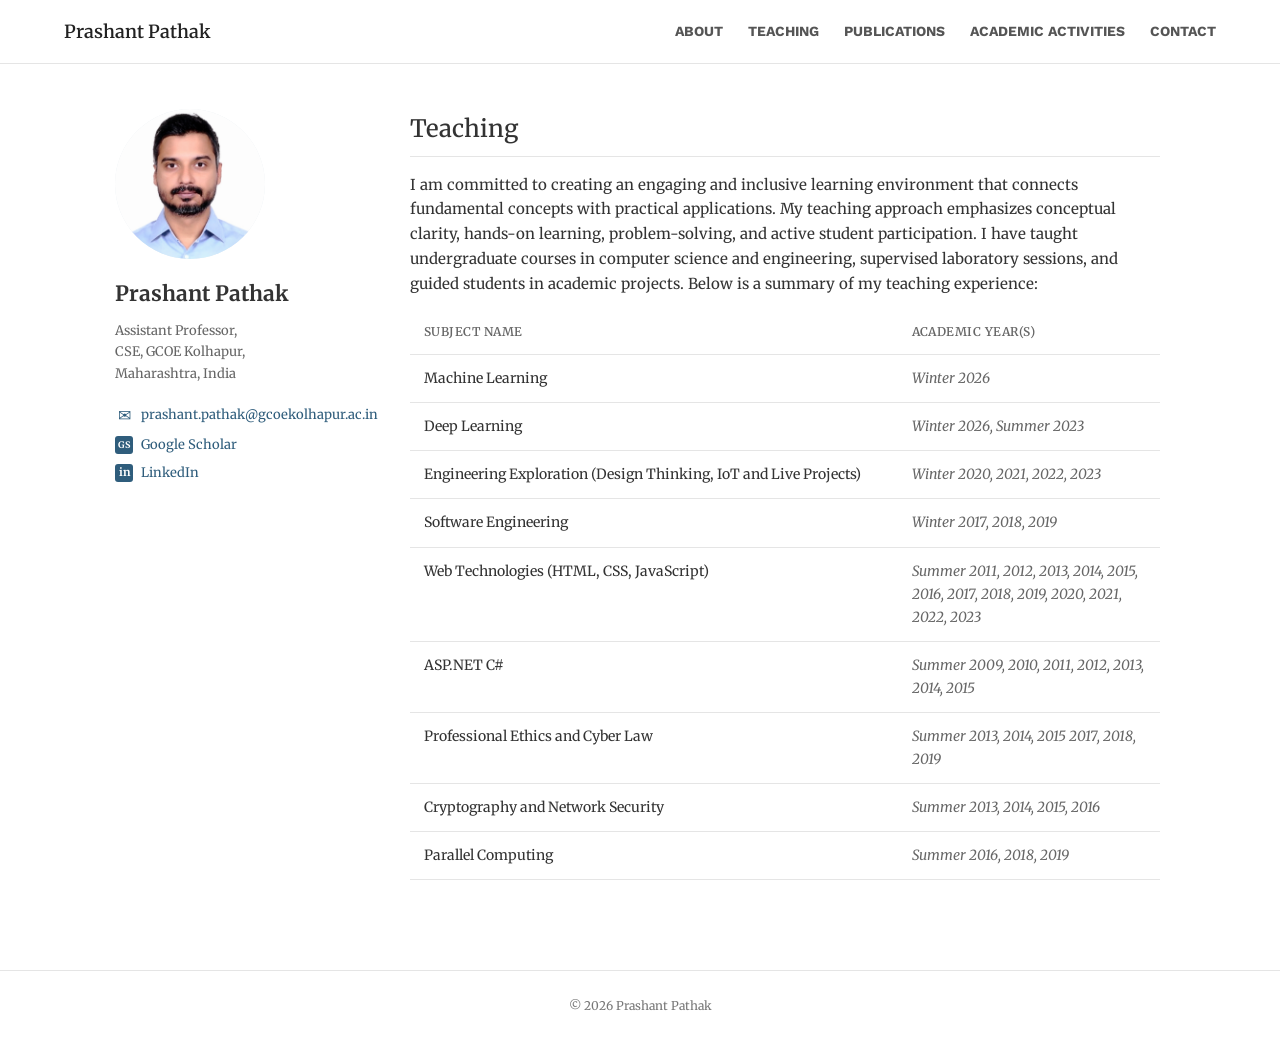
<file: teaching.html>
<!DOCTYPE html>
<html lang="en">

<head>
    <meta charset="UTF-8">
    <meta name="viewport" content="width=device-width, initial-scale=1.0">
    <meta name="description" content="Teaching interests of Dr. Prashant Digambar Pathak">
    <title>Teaching | Prashant Pathak</title>
    <link rel="stylesheet" href="style.css">
    <script src="include.js" defer></script>
      <link rel="preconnect" href="https://fonts.googleapis.com">
  <link rel="preconnect" href="https://fonts.gstatic.com" crossorigin>
  <link href="https://fonts.googleapis.com/css2?family=Merriweather:ital,opsz,wght@0,18..144,300..900;1,18..144,300..900&family=Work+Sans:ital,wght@0,100..900;1,100..900&display=swap" rel="stylesheet">
</head>

<body>
    <div data-include="header"></div>
    <div class="page">
        <div data-include="sidebar"></div>
        <main class="content">
            <section>
                <h2>Teaching</h2>
                <p>I am committed to creating an engaging and inclusive learning environment that connects fundamental concepts with practical applications. My teaching approach emphasizes conceptual clarity, hands-on learning, problem-solving, and active student participation. I have taught undergraduate courses in computer science and engineering, supervised laboratory sessions, and guided students in academic projects. Below is a summary of my teaching experience:</p>
                <table class="teaching-table">
                    <thead>
                        <tr>
                            <th scope="col">Subject Name</th>
                            <th scope="col">Academic Year(s)</th>
                        </tr>
                    </thead>
                    <tbody>
                        <tr>
                            <td>Machine Learning</td>
                            <td><span class="teaching-placeholder">Winter 2026</span></td>
                        </tr>
                        <tr>
                            <td>Deep Learning</td>
                            <td><span class="teaching-placeholder">Winter 2026, Summer 2023</span></td>
                        </tr>
                        <tr>
                            <td>Engineering Exploration (Design Thinking, IoT and Live Projects)</td>
                            <td><span class="teaching-placeholder">Winter 2020, 2021, 2022, 2023</span></td>
                        </tr>
                        <tr>
                            <td>Software Engineering</td>
                            <td><span class="teaching-placeholder">Winter 2017, 2018, 2019</span></td>
                        </tr>
                        <tr>
                            <td>Web Technologies (HTML, CSS, JavaScript)</td>
                            <td><span class="teaching-placeholder">Summer 2011, 2012, 2013, 2014, 2015, 2016, 2017, 2018,
                                    2019, 2020, 2021, 2022, 2023</span></td>
                        </tr>
                        <tr>
                            <td>ASP.NET C#</td>
                            <td><span class="teaching-placeholder">Summer 2009, 2010, 2011, 2012, 2013, 2014, 2015</span></td>
                        </tr>
                        <tr>
                            <td>Professional Ethics and Cyber Law</td>
                            <td><span class="teaching-placeholder">Summer 2013, 2014, 2015 2017, 2018, 2019</span></td>
                        </tr>
                        <tr>
                            <td>Cryptography and Network Security</td>
                            <td><span class="teaching-placeholder">Summer 2013, 2014, 2015, 2016</span></td>
                        </tr>
                        
                        <tr>
                            <td>Parallel Computing</td>
                            <td><span class="teaching-placeholder">Summer 2016, 2018, 2019</span></td>
                        </tr>
                    </tbody>
                </table>
            </section>
        </main>
    </div>
    <div data-include="footer"></div>
</body>

</html>
</file>
<file: style.css>
:root {
  --accent: #2f5d7c;
  --text: #333;
  --muted: #666;
  --line: #e5e5e5;
  --background: #fff;
}

* { box-sizing: border-box; }
html { scroll-behavior: smooth; }
body {
  margin: 0;
  color: var(--text);
  background: var(--background);
  /* font-family: -apple-system, BlinkMacSystemFont, "Segoe UI", Arial, sans-serif; */
   font-family: "Merriweather", serif;
  font-optical-sizing: auto;
  font-style: normal;
  font-variation-settings:
    "wdth" 100;
  font-size: 15px;
  line-height: 1.65;
  
}
a { color: var(--accent); text-decoration: none; }
a:hover { text-decoration: underline; }

.site-header {
  min-height: 64px;
  padding: 0 5%;
  border-bottom: 1px solid var(--line);
  display: flex;
  align-items: center;
  justify-content: space-between;
}

.merriweather-font {
  font-family: "Merriweather", serif;
  font-optical-sizing: auto;
  font-style: normal;
  font-variation-settings:
    "wdth" 100;
}

.work-sans-font {
  font-family: "Work Sans", sans-serif;
  font-optical-sizing: auto;
  font-style: normal;
}
.site-title { color: #222; font-size: 18px; font-weight: 600; }
nav { display: flex; gap: 25px; }
nav a { color: #555; font-size: 14px;    text-transform: uppercase;
    font-weight: bold; font-family: "Work Sans", sans-serif;
  font-optical-sizing: auto; }
.menu-toggle { display: none; }

.page {
  max-width: 1100px;
  margin: 45px auto;
  padding: 0 25px;
  display: grid;
  grid-template-columns: 230px minmax(0, 1fr);
  gap: 65px;
}
.sidebar {
  align-self: start;
  position: sticky;
  top: 20px;
  text-align: left;
}
.photo-placeholder,
.sidebar img {
  width: 150px;
  height: 150px;
  margin: 0 0 18px;
  border-radius: 50%;
  object-fit: cover;
}
.photo-placeholder {
  display: grid;
  place-items: center;
  background: #e8eef2;
  color: var(--accent);
  font-size: 32px;
  font-weight: 600;
}
.sidebar h1 { margin: 0 0 8px; font-size: 21px; }
.sidebar p { margin: 0; color: var(--muted); font-size: 13px; }
.contact-list { margin: 20px 0 0; padding: 0; list-style: none; font-size: 13px; }
.contact-list li { margin: 6px 0; }
.contact-list a { display: inline-flex; align-items: center; gap: 8px; }
.link-icon {
  display: inline-grid;
  width: 18px;
  height: 18px;
  place-items: center;
  color: var(--accent);
  font-size: 16px;
  line-height: 1;
}
.link-icon-scholar,
.link-icon-linkedin {
  border-radius: 3px;
  background: var(--accent);
  color: #fff;
  font-size: 9px;
  font-weight: 700;
  letter-spacing: 0;
}
.link-icon-linkedin { font-size: 11px; }

.content { max-width: 750px; }
section { margin-bottom: 45px; scroll-margin-top: 25px; }
h2 { margin: 0 0 16px; padding-bottom: 7px; border-bottom: 1px solid var(--line); font-size: 24px; font-weight: 500; }
h3 { margin: 25px 0 8px; font-size: 17px; }
p { margin: 0 0 14px; }
.experience-list { margin: 8px 0 0 8px; padding-left: 28px; border-left: 2px solid var(--line); }
.experience-item { position: relative; padding-bottom: 8px; }
.experience-item::before {
  position: absolute;
  top: 7px;
  left: -35px;
  width: 10px;
  height: 10px;
  border: 2px solid var(--background);
  border-radius: 50%;
  background: var(--accent);
  box-shadow: 0 0 0 1px var(--accent);
  content: "";
}
.experience-item h3 { margin-top: 0; }
.education-item { display: flex; align-items: flex-start; gap: 14px; margin-bottom: 22px; }
.education-item:last-child { margin-bottom: 0; }
.education-logo { width: 58px; height: 58px; flex: 0 0 58px; object-fit: contain; }
.education-item h3 { margin-top: 0; }
ul, ol { padding-left: 22px; }
li { margin-bottom: 8px; }
.publications { padding-left: 32px; }
.publications li { margin-bottom: 24px; padding-left: 8px; }
.publications li::marker { color: var(--accent); font-weight: 600; }
.publications h3 { margin: 0 0 5px; font-size: 16px; font-weight: 600; line-height: 1.45; }
.publication-authors,
.publication-venue { margin: 0 0 4px; }
.publication-authors { color: var(--text); }
.publication-venue { color: var(--muted); font-size: 14px; }
.teaching-table { width: 100%; border-collapse: collapse; font-size: 14px; }
.teaching-table th,
.teaching-table td { padding: 12px 14px; border-bottom: 1px solid var(--line); text-align: left; vertical-align: top; }
.teaching-table th { color: var(--muted); font-size: 12px; font-weight: 600; letter-spacing: 0.04em; text-transform: uppercase; }
.teaching-table th:first-child,
.teaching-table td:first-child { width: 65%; }
.teaching-placeholder { color: var(--muted); font-style: italic; }
.teaching-template td { border-bottom: 0; }
.activity-panel { margin-bottom: 12px; border: 1px solid var(--line); }
.activity-panel summary { padding: 14px 16px; color: var(--text); font-weight: 600; cursor: pointer; list-style: none; }
.activity-panel summary::-webkit-details-marker { display: none; }
.activity-panel summary::after { float: right; color: var(--accent); content: "+"; font-size: 20px; font-weight: 400; line-height: 1; }
.activity-panel[open] summary { border-bottom: 1px solid var(--line); }
.activity-panel[open] summary::after { content: "-"; }
.activity-panel ul { margin: 0; padding: 14px 28px 8px 38px; }
.activity-placeholder { color: var(--muted); font-style: italic; }

footer { padding: 25px; border-top: 1px solid var(--line); color: #777; text-align: center; font-size: 12px; }

@media (max-width: 720px) {
  .site-header { position: relative; padding: 15px 20px; align-items: center; flex-wrap: wrap; gap: 12px; }
  .site-title { align-self: flex-start; }
  .menu-toggle {
    display: inline-flex;
    align-items: center;
    gap: 8px;
    margin-left: auto;
    padding: 7px 0;
    border: 0;
    background: transparent;
    color: var(--accent);
    font: inherit;
    font-size: 14px;
    cursor: pointer;
  }
  .menu-icon,
  .menu-icon::before,
  .menu-icon::after {
    display: block;
    width: 18px;
    height: 2px;
    background: currentColor;
  }
  .menu-icon { position: relative; }
  .menu-icon::before,
  .menu-icon::after { position: absolute; content: ""; left: 0; }
  .menu-icon::before { top: -6px; }
  .menu-icon::after { top: 6px; }
  nav {
    display: none;
    width: 100%;
    flex-direction: column;
    gap: 0;
    border-top: 1px solid var(--line);
  }
  nav.is-open { display: flex; }
  nav a { padding: 10px 0; border-bottom: 1px solid var(--line); }
  .page { grid-template-columns: 1fr; gap: 40px; margin-top: 35px; }
  .sidebar {
    position: static;
    padding: 20px 0 30px;
    border-bottom: 1px solid var(--line);
    background: var(--background);
    text-align: left;
  }
  .photo-placeholder,
  .sidebar img { margin-left: 0; margin-right: 0; }
  .education-item { gap: 10px; }
  .education-logo { width: 48px; height: 48px; flex-basis: 48px; }
  .teaching-table th,
  .teaching-table td { padding: 10px 8px; }
  .teaching-table th:first-child,
  .teaching-table td:first-child { width: 58%; }
}
</file>
